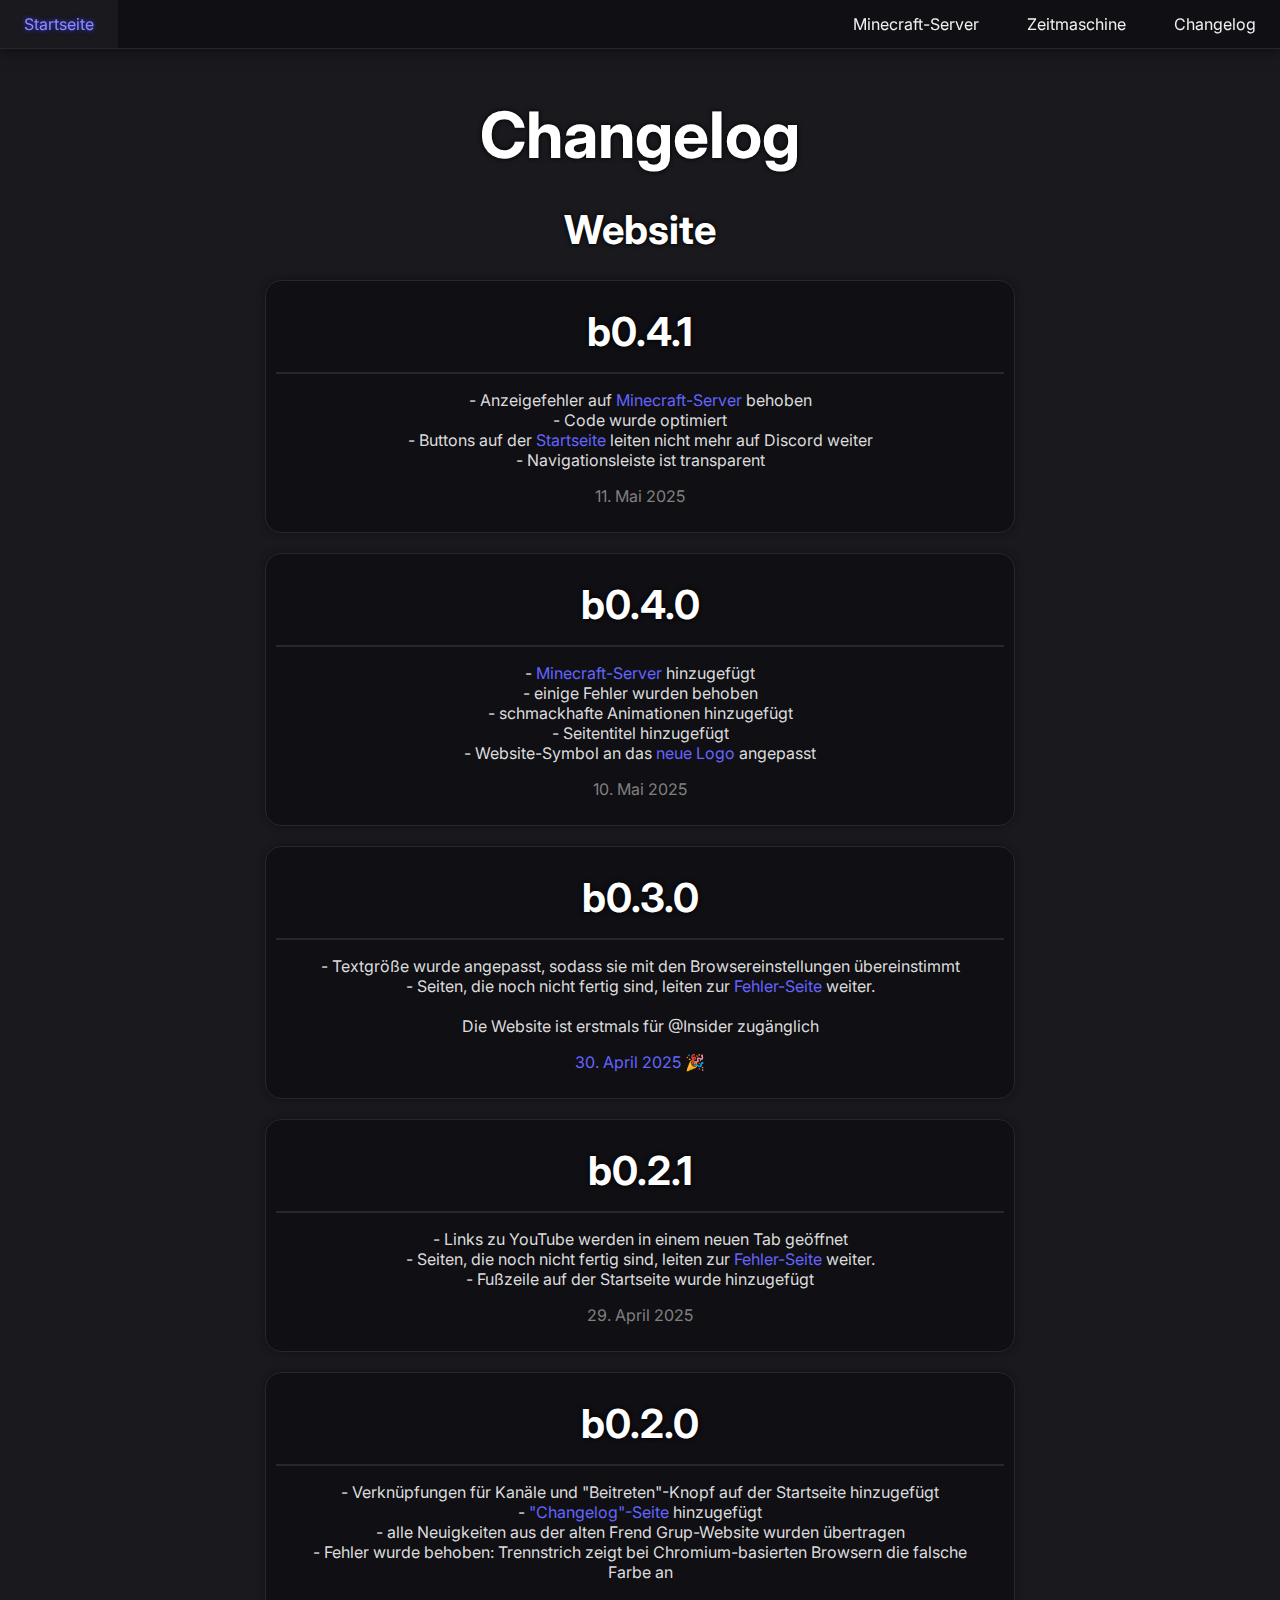
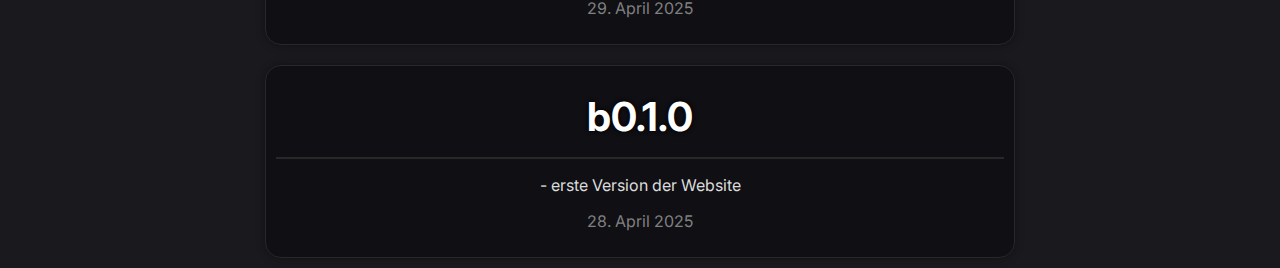
<file: changelog.html>
<!DOCTYPE html>
<html lang="en">
<head>
  <meta charset="UTF-8">
  <meta name="viewport" content="width=device-width, initial-scale=1.0">
  <title>Frend Grup | Changelog</title>
  <link rel="stylesheet" href="navbar.css">
  <link rel="stylesheet" href="main.css">
  <link rel="icon" href="./img/icons/logo-icon-dark.png">

  <link rel="preconnect" href="https://fonts.googleapis.com">
  <link rel="preconnect" href="https://fonts.gstatic.com" crossorigin>
  <link href="https://fonts.googleapis.com/css2?family=Cal+Sans&display=swap" rel="stylesheet">

  <link rel="preconnect" href="https://fonts.googleapis.com">
  <link rel="preconnect" href="https://fonts.gstatic.com" crossorigin>
  <link href="https://fonts.googleapis.com/css2?family=Inter:ital,opsz,wght@0,14..32,100..900;1,14..32,100..900&display=swap" rel="stylesheet">

  <link rel="stylesheet" href="https://fonts.googleapis.com/css2?family=Material+Symbols+Outlined:opsz,wght,FILL,GRAD@20..48,100..700,0..1,-50..200&icon_names=menu" />
</head>

<body>
  <nav>
    <ul class="sidebar">
      <li onclick=hideSidebar()><a href="#"><svg xmlns="http://www.w3.org/2000/svg" height="24px" viewBox="0 -960 960 960" width="24px" fill="#e3e3e3"><path d="m256-200-56-56 224-224-224-224 56-56 224 224 224-224 56 56-224 224 224 224-56 56-224-224-224 224Z"/></svg></a></li>
      <li><a href="./minecraft-server">Minecraft-Server</a></li>
      <li><a href="./error">Zeitmaschine</a></li>
      <li><a href="./changelog">Changelog</a></li>
    </ul>
    <ul>
      <li><a href="./index">Startseite</a></li>
      <li class="hideOnMobile"><a href="./minecraft-server">Minecraft-Server</a></li>
      <li class="hideOnMobile"><a href="./error">Zeitmaschine</a></li>
      <li class="hideOnMobile"><a href="./changelog">Changelog</a></li>
      <li class="menu-button" onclick=showSidebar()><a href="#"><svg xmlns="http://www.w3.org/2000/svg" height="24px" viewBox="0 -960 960 960" width="24px" fill="#e3e3e3"><path d="M160-120q-33 0-56.5-23.5T80-200v-120h800v120q0 33-23.5 56.5T800-120H160Zm0-120v40h640v-40H160Zm320-180q-36 0-57 20t-77 20q-56 0-76-20t-56-20q-36 0-57 20t-77 20v-80q36 0 57-20t77-20q56 0 76 20t56 20q36 0 57-20t77-20q56 0 77 20t57 20q36 0 56-20t76-20q56 0 79 20t55 20v80q-56 0-75-20t-55-20q-36 0-58 20t-78 20q-56 0-77-20t-57-20ZM80-560v-40q0-115 108.5-177.5T480-840q183 0 291.5 62.5T880-600v40H80Zm400-200q-124 0-207.5 31T166-640h628q-23-58-106.5-89T480-760Zm0 520Zm0-400Z"/></svg></a></li>
    </ul>
  </nav>
  
    <br><br><br><br><h1>Changelog</h1>

    <div class="card-container">
      <div class="card-container-column">
        <h2>Website</h2>
        <div class="wide-card"><h2>b0.4.1</h3><hr><p>- Anzeigefehler auf <a href="./minecraft-server">Minecraft-Server</a> behoben <br> - Code wurde optimiert <br> - Buttons auf der <a href="./index">Startseite</a> leiten nicht mehr auf Discord weiter <br> - Navigationsleiste ist transparent</p><p style="color: grey;">11. Mai 2025</p></div>
        <div class="wide-card"><h2>b0.4.0</h3><hr><p>- <a href="./minecraft-server">Minecraft-Server</a> hinzugefügt <br> - einige Fehler wurden behoben <br> - schmackhafte Animationen hinzugefügt <br> - Seitentitel hinzugefügt <br> - Website-Symbol an das <a href="./img/icons/logo-icon-dark.png" target="_blank">neue Logo</a> angepasst</p><p style="color: grey;">10. Mai 2025</p></div>
        <div class="wide-card"><h2>b0.3.0</h3><hr><p>- Textgröße wurde angepasst, sodass sie mit den Browsereinstellungen übereinstimmt <br> - Seiten, die noch nicht fertig sind, leiten zur <a href="./error">Fehler-Seite</a> weiter. <br><br> Die Website ist erstmals für @Insider zugänglich</p><p style="color: rgb(100, 100, 255);">30. April 2025 🎉</p></div>
        <div class="wide-card"><h2>b0.2.1</h3><hr><p>- Links zu YouTube werden in einem neuen Tab geöffnet <br> - Seiten, die noch nicht fertig sind, leiten zur <a href="./error">Fehler-Seite</a> weiter. <br> - Fußzeile auf der Startseite wurde hinzugefügt</p><p style="color: grey;">29. April 2025</p></div>
        <div class="wide-card"><h2>b0.2.0</h3><hr><p>- Verknüpfungen für Kanäle und "Beitreten"-Knopf auf der Startseite hinzugefügt <br> - <a href="./changelog">"Changelog"-Seite</a> hinzugefügt <br> - alle Neuigkeiten aus der alten Frend Grup-Website wurden übertragen <br> - Fehler wurde behoben: Trennstrich zeigt bei Chromium-basierten Browsern die falsche Farbe an</p><p style="color: grey;">29. April 2025</p></div>
        <div class="wide-card"><h2>b0.1.0</h3><hr><p>- erste Version der Website</p><p style="color: grey;">28. April 2025</p></div>
      </div>
    </div>  

  <script src="./script.js"></script>
</body>
</html>
</file>
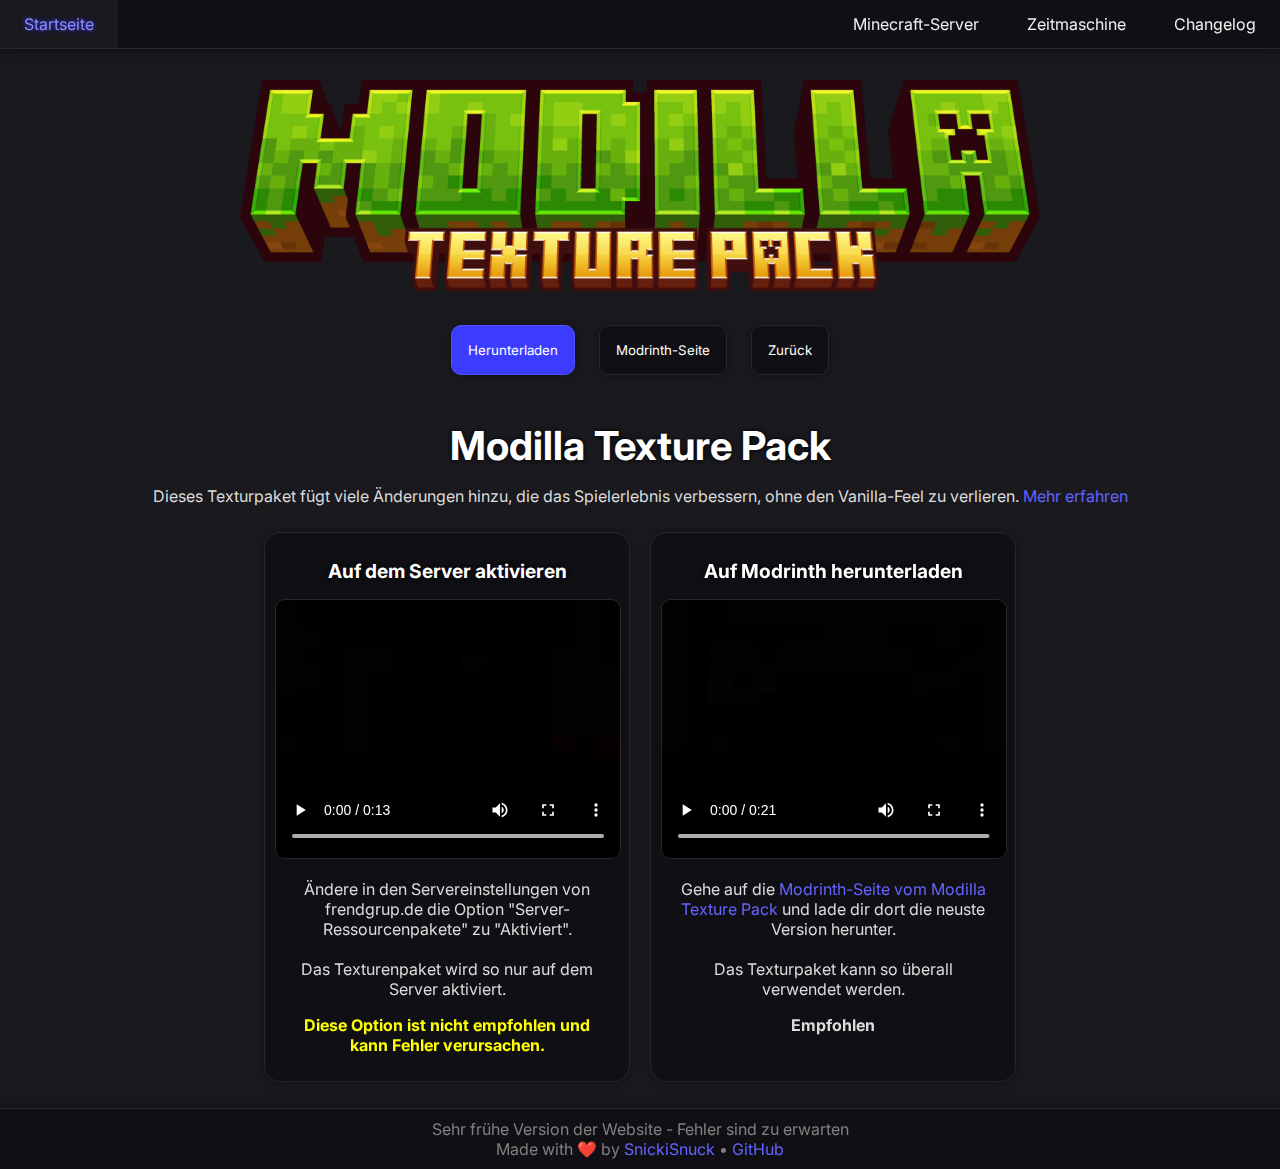
<file: modilla.html>
<!DOCTYPE html>
<html lang="en">
<head>
  <meta charset="UTF-8">
  <meta name="viewport" content="width=device-width, initial-scale=1.0">
  <title>Frend Grup - Minecraft-Server</title>
  <link rel="stylesheet" href="navbar.css">
  <link rel="stylesheet" href="main.css">
  <link rel="icon" href="./img/icons/logo-icon-dark.png">

  <link rel="preconnect" href="https://fonts.googleapis.com">
  <link rel="preconnect" href="https://fonts.gstatic.com" crossorigin>
  <link href="https://fonts.googleapis.com/css2?family=Cal+Sans&display=swap" rel="stylesheet">

  <link rel="preconnect" href="https://fonts.googleapis.com">
  <link rel="preconnect" href="https://fonts.gstatic.com" crossorigin>
  <link href="https://fonts.googleapis.com/css2?family=Inter:ital,opsz,wght@0,14..32,100..900;1,14..32,100..900&display=swap" rel="stylesheet">

  <link rel="stylesheet" href="https://fonts.googleapis.com/css2?family=Material+Symbols+Outlined:opsz,wght,FILL,GRAD@20..48,100..700,0..1,-50..200&icon_names=menu" />
</head>

<body>
  <nav>
    <ul class="sidebar">
      <li onclick=hideSidebar()><a href="#"><svg xmlns="http://www.w3.org/2000/svg" height="24px" viewBox="0 -960 960 960" width="24px" fill="#e3e3e3"><path d="m256-200-56-56 224-224-224-224 56-56 224 224 224-224 56 56-224 224 224 224-56 56-224-224-224 224Z"/></svg></a></li>
      <li><a href="./minecraft-server">Minecraft-Server</a></li>
      <li><a href="./https://sites.google.com/view/frendgrup/zeitmaschine">Zeitmaschine</a></li>
      <li><a href="./changelog">Changelog</a></li>
    </ul>
    <ul>
      <li><a href="./index">Startseite</a></li>
      <li class="hideOnMobile" id="dropdown-button"><a href="./minecraft-server">Minecraft-Server</a></li>
      <li class="hideOnMobile"><a href="./https://sites.google.com/view/frendgrup/zeitmaschine">Zeitmaschine</a></li>
      <li class="hideOnMobile"><a href="./changelog">Changelog</a></li>
      <li class="menu-button" onclick=showSidebar()><a href="#"><svg xmlns="http://www.w3.org/2000/svg" height="24px" viewBox="0 -960 960 960" width="24px" fill="#e3e3e3"><path d="M160-120q-33 0-56.5-23.5T80-200v-120h800v120q0 33-23.5 56.5T800-120H160Zm0-120v40h640v-40H160Zm320-180q-36 0-57 20t-77 20q-56 0-76-20t-56-20q-36 0-57 20t-77 20v-80q36 0 57-20t77-20q56 0 76 20t56 20q36 0 57-20t77-20q56 0 77 20t57 20q36 0 56-20t76-20q56 0 79 20t55 20v80q-56 0-75-20t-55-20q-36 0-58 20t-78 20q-56 0-77-20t-57-20ZM80-560v-40q0-115 108.5-177.5T480-840q183 0 291.5 62.5T880-600v40H80Zm400-200q-124 0-207.5 31T166-640h628q-23-58-106.5-89T480-760Zm0 520Zm0-400Z"/></svg></a></li>
    </ul>
  </nav>

  <br><br><br><br><div class="main">
    <img class="header-img" src="./img/headers/modilla.png" alt="">
  </div><br>

  <a href="https://modrinth.com/resourcepack/modilla-texturepack#download" target="_blank"><button class="fancy-button">Herunterladen</button></a>
  <a href="https://modrinth.com/resourcepack/modilla-texturepack" target="_blank"><button>Modrinth-Seite</button></a>
  <a href="./minecraft-server"><button>Zurück</button></a><br><br>

  <h2>Modilla Texture Pack</h2>
  <p>Dieses Texturpaket fügt viele Änderungen hinzu, die das Spielerlebnis verbessern, ohne den Vanilla-Feel zu verlieren. <a href="https://modrinth.com/resourcepack/modilla-texturepack" target="_blank">Mehr erfahren</a></p>
    <div class="card-container">
      <div class="card"><h3>Auf dem Server aktivieren</h3><video class="media-card" src="./video/tut01.mp4" autoplay loop controls></video><p>Ändere in den Servereinstellungen von frendgrup.de die Option "Server-Ressourcenpakete" zu "Aktiviert". <br><br>Das Texturenpaket wird so nur auf dem Server aktiviert.</p><p style="color: yellow;"><b>Diese Option ist nicht empfohlen und kann Fehler verursachen.</b></p></div>
      <div class="card"><h3>Auf Modrinth herunterladen</h3><video class="media-card" src="./video/tut02.mp4" autoplay loop controls></video><p>Gehe auf die <a href="https://modrinth.com/resourcepack/modilla-texturepack" target="_blank">Modrinth-Seite vom Modilla Texture Pack</a> und lade dir dort die neuste Version herunter. <br><br>Das Texturpaket kann so überall verwendet werden.</p><p><b>Empfohlen</b></p></div>
    </div>

  <footer>Sehr frühe Version der Website - Fehler sind zu erwarten <br> Made with <a href="https://www.youtube.com/watch?v=VBmZVU6ED_A" target="_blank">❤️</a> by <a href="https://discordid.netlify.app/?id=794171026698928158" target="_blank">SnickiSnuck</a> • <a href="https://github.com/SnickiSnuck/frendgrup" target="_blank">GitHub</a></footer>
  <script src="./script.js"></script>

</body>
</html>
</file>
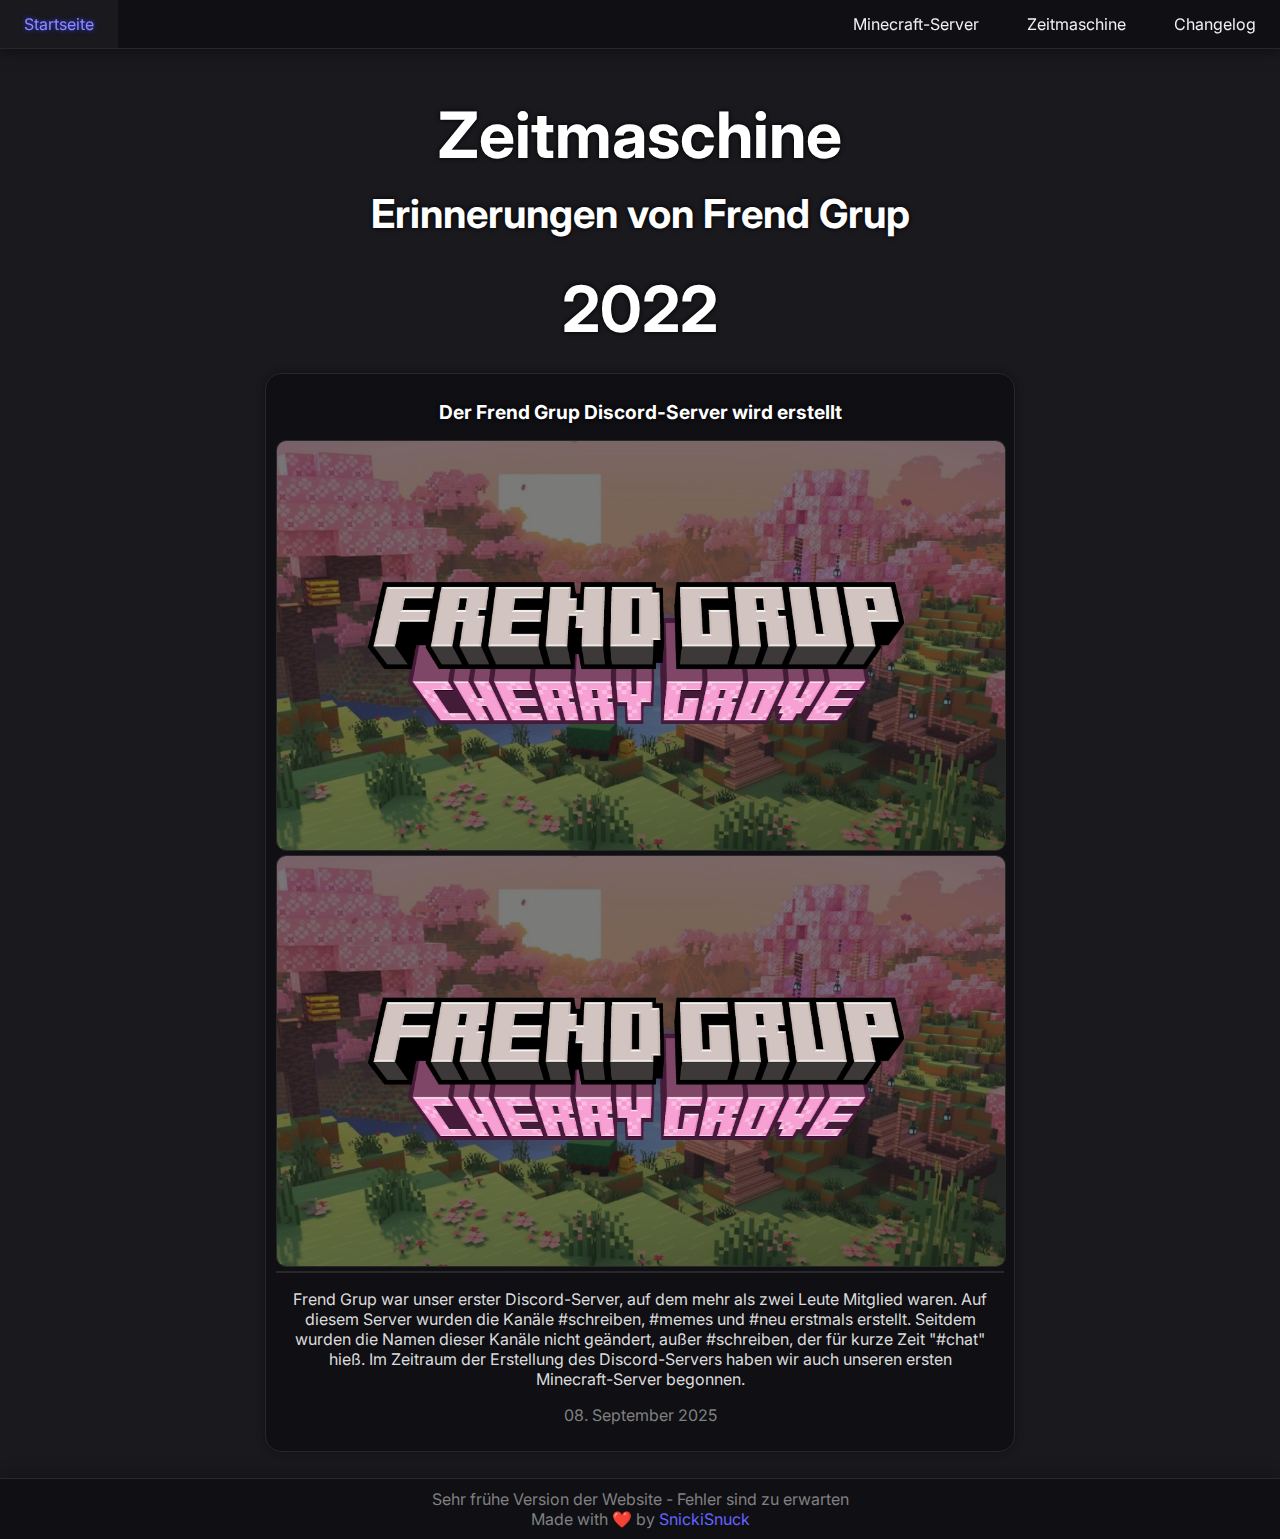
<file: zeitmaschine.html>
<!DOCTYPE html>
<html lang="en">
<head>
  <meta charset="UTF-8">
  <meta name="viewport" content="width=device-width, initial-scale=1.0">
  <title>Frend Grup | Zeitmaschine</title>
  <link rel="stylesheet" href="navbar.css">
  <link rel="stylesheet" href="main.css">
  <link rel="icon" href="./img/icons/logo-icon-dark.png">

  <link rel="preconnect" href="https://fonts.googleapis.com">
  <link rel="preconnect" href="https://fonts.gstatic.com" crossorigin>
  <link href="https://fonts.googleapis.com/css2?family=Cal+Sans&display=swap" rel="stylesheet">

  <link rel="preconnect" href="https://fonts.googleapis.com">
  <link rel="preconnect" href="https://fonts.gstatic.com" crossorigin>
  <link href="https://fonts.googleapis.com/css2?family=Inter:ital,opsz,wght@0,14..32,100..900;1,14..32,100..900&display=swap" rel="stylesheet">

  <link rel="stylesheet" href="https://fonts.googleapis.com/css2?family=Material+Symbols+Outlined:opsz,wght,FILL,GRAD@20..48,100..700,0..1,-50..200&icon_names=menu" />
</head>

<body>
  <nav>
    <ul class="sidebar">
      <li onclick=hideSidebar()><a href="#"><svg xmlns="http://www.w3.org/2000/svg" height="24px" viewBox="0 -960 960 960" width="24px" fill="#e3e3e3"><path d="m256-200-56-56 224-224-224-224 56-56 224 224 224-224 56 56-224 224 224 224-56 56-224-224-224 224Z"/></svg></a></li>
      <li><a href="./minecraft-server.html">Minecraft-Server</a></li>
      <li><a href="./zeitmaschine">Zeitmaschine</a></li>
      <li><a href="./changelog">Changelog</a></li>
    </ul>
    <ul>
      <li><a href="./index">Startseite</a></li>
      <li class="hideOnMobile"><a href="./minecraft-server.html">Minecraft-Server</a></li>
      <li class="hideOnMobile"><a href="./zeitmaschine">Zeitmaschine</a></li>
      <li class="hideOnMobile"><a href="./changelog">Changelog</a></li>
      <li class="menu-button" onclick=showSidebar()><a href="#"><svg xmlns="http://www.w3.org/2000/svg" height="24px" viewBox="0 -960 960 960" width="24px" fill="#e3e3e3"><path d="M160-120q-33 0-56.5-23.5T80-200v-120h800v120q0 33-23.5 56.5T800-120H160Zm0-120v40h640v-40H160Zm320-180q-36 0-57 20t-77 20q-56 0-76-20t-56-20q-36 0-57 20t-77 20v-80q36 0 57-20t77-20q56 0 76 20t56 20q36 0 57-20t77-20q56 0 77 20t57 20q36 0 56-20t76-20q56 0 79 20t55 20v80q-56 0-75-20t-55-20q-36 0-58 20t-78 20q-56 0-77-20t-57-20ZM80-560v-40q0-115 108.5-177.5T480-840q183 0 291.5 62.5T880-600v40H80Zm400-200q-124 0-207.5 31T166-640h628q-23-58-106.5-89T480-760Zm0 520Zm0-400Z"/></svg></a></li>
    </ul>
  </nav>
  
    <br><br><br><br><h1>Zeitmaschine</h1>
    <h2>Erinnerungen von Frend Grup</h2>

    <div class="card-container-column">
      <h1>2022</h1>
      <div class="wide-card"><h3>Der Frend Grup Discord-Server wird erstellt</h3><img class="media-card" src="./img/news/24-08-01.png" alt=""><img class="media-card" src="./img/news/24-08-01.png" alt=""><hr><p>Frend Grup war unser erster Discord-Server, auf dem mehr als zwei Leute Mitglied waren. Auf diesem Server wurden die Kanäle #schreiben, #memes und #neu erstmals erstellt. Seitdem wurden die Namen dieser Kanäle nicht geändert, außer #schreiben, der für kurze Zeit "#chat" hieß. Im Zeitraum der Erstellung des Discord-Servers haben wir auch unseren ersten Minecraft-Server begonnen.</p><p style="color: grey;">08. September 2025</p></div>
    </div>

    <footer>Sehr frühe Version der Website - Fehler sind zu erwarten <br> Made with ❤️ by <a href="https://discordid.netlify.app/?id=794171026698928158" target="_blank">SnickiSnuck</a></footer>

  <script src="./script.js"></script>
</body>
</html>
</file>
<file: navbar.css>
nav{
  position: fixed;
  width: 100%;
  background-color: rgb(11, 11, 16, 0.7);
  backdrop-filter: blur(20px);
  border-bottom: 1px solid rgb(40, 40, 40);
  z-index: 998;
  transition: 200ms;
  box-shadow: 0 0 10px rgb(0, 0, 0, 0.3);
}

nav:hover{
  background-color: rgb(15, 15, 20);
  box-shadow: 0 0 15px rgb(0, 0, 0, 0.5);
}

nav ul{
  width: 100%;
  list-style: none;
  display: flex;
  justify-content: flex-end;
  align-items: center;
  margin: auto;
}

nav li{
  height: 3rem;
}

nav a{
  height: 100%;
  padding: 0 1.5rem;
  text-decoration: none;
  display: flex;
  align-items: center;
  color: rgb(240, 240, 240);
  transition: 100ms;
}

nav a:hover{
  background: rgba(25, 25, 30, 1);
  text-decoration: none;
  filter: none;
}

nav a:active{
  color: rgb(100, 100, 255);;
  text-shadow: 0px 0px 5px rgb(60, 60, 255);
  filter: brightness(1.5);
}

nav li:first-child{
  margin-right: auto;
}

.sidebar{
  position: fixed;
  right: 0;
  height: 100vh;
  width: 15rem;
  z-index: 999;
  background-color: rgb(15, 15, 20, 1);
  border-left: 1px solid rgb(40, 40, 40);
  display: none;
  flex-direction: column;
  justify-content: flex-start;
  box-shadow: -10px 0px 10px rgba(0, 0, 0, 0.2);
}

.sidebar li{
  width: 100%;
}

.menu-button{
  display: none;
}

@media(max-width: 800px){
  .hideOnMobile{
    display: none;
  }

  .menu-button{
    display: block;
  }
}

@media(max-width: 400px){
  .sidebar{
    width: 100%;
  }
}
</file>
<file: main.css>
*{
  margin: 0;
  padding: 0;
  font-family: Inter;
}

body{
  min-height: 100vh;
  background-color: rgb(25, 25, 30);
  color: white;
  text-align: center;
}

h1{font-size: 4rem; margin: 1rem; text-shadow: 0 0 5px rgb(0, 0, 0, 1);} h2{font-size: 2.5rem; margin: 16px; text-shadow: 0 0 5px rgb(0, 0, 0, 1);}
h3{font-size: 1.2rem; margin: 1rem; text-shadow: 0 0 5px rgb(0, 0, 0, 1);} p{font-size: 1rem;  margin: 1rem; color: rgb(220, 220, 220);}
li{color: rgb(220, 220, 220);} hr{border: 1px solid rgb(40, 40, 40);} ul{list-style-position: inside; margin: 1rem;}

a{color: rgb(100, 100, 255); text-decoration: none; transition: all 150ms;}
a:hover{color: rgb(140, 140, 255); text-shadow: 0px 0px 5px rgb(60, 60, 255);}
a:active{color: rgb(255, 100, 100); text-shadow: 0px 0px 5px rgb(255, 100, 100);}

img{
  border-radius: 10px;
  border: 1px solid rgb(40, 40, 40);
}

video{
  border-radius: 10px;
  border: 1px solid rgb(40, 40, 40);
}

video:fullscreen{
  border-radius: none;
  border: none;
}

button{
  background-color: rgb(15, 15, 20);
  border: 1px solid rgb(40, 40, 40);
  padding: 1rem 1rem;
  color: white;
  border-radius: 0.625rem;
  margin: 10px;
  box-shadow: 0 0 10px rgb(0, 0, 0, 0.3);
  transition: all 100ms, box-shadow 200ms;
  cursor: pointer;
}

button:hover{scale: 1.05; box-shadow: 0px 0px 15px rgb(0, 0, 0, 0.5); background: rgb(20, 20, 25);}
button:active{scale: 0.95; box-shadow: 0px 0px 10px rgb(0, 0, 0, 0.3);}

footer{
  background-color: rgb(15, 15, 20);
  width: 100vw;
  color: grey;
  border-top: 1px solid rgb(40, 40, 40);
  margin-top: 1rem;
  padding: 10px 0;
  box-shadow: 0 0 20px rgb(0, 0, 0, 0.3);
}

/* END OF BASE STYLES */

.fancy-button{
  background: rgb(60, 60, 255);
  border-color: rgb(80, 80, 255);
  transition: all 100ms, box-shadow 400ms;
}

.fancy-button:hover{
  box-shadow: 0px 0px 20px rgb(60, 60, 255);
  background: rgb(80, 80, 255);;
}

.card-container{
  display: flex;
  justify-content: center;
  flex-wrap: wrap;
}

.card-container-column{
  display: flex;
  flex-direction: column;
  align-content: center;
  flex-wrap: wrap;
}

.card{
  max-width: 21.5rem;
  background: rgb(15, 15, 20);
  border: 1px solid rgb(40, 40, 40);
  border-radius: 1rem;
  padding: 10px;
  margin: 10px;
  box-shadow: 0 0 10px rgb(0, 0, 0, 0.3);
  transition: scale 150ms, box-shadow 300ms, filter 150ms;
  resize: both;
  animation: appear linear;
  animation-timeline: view();
  animation-range: entry;
}

.wide-card{
  max-width: 45.5rem;
  background-color: rgb(15, 15, 20);
  border: 1px solid rgb(40, 40, 40);
  border-radius: 1rem;
  padding: 0.625rem;
  margin: 0.625rem;
  box-shadow: 0 0 10px rgb(0, 0, 0, 0.3);
  transition: scale 150ms, box-shadow 300ms;
  animation: appear linear;
  animation-timeline: view();
  animation-range: entry 0;
}

.media-card{
  width: 100%;
  border-radius: 0.625rem;
}

.header-img{
  width: 80%;
  transition: all 200ms;
  border: none;
}

.stop-sign{
  border: none;
  width: 3rem;
  cursor: pointer;
  transition: all 100ms;
  margin-top: 1rem;
}

.stop-sign:hover{
  filter: brightness(1.5);
}

@media(min-width: 900px){
  .header-img{
    max-width: 50rem;
  }
  .video-card{
    width: 50rem;
  }
}

@keyframes appear{
  from{
    box-shadow: none;
    scale: 0.9;
  }
  to{
    opacity: 1;
    scale: 1;
    filter: none;
  }
}
</file>
